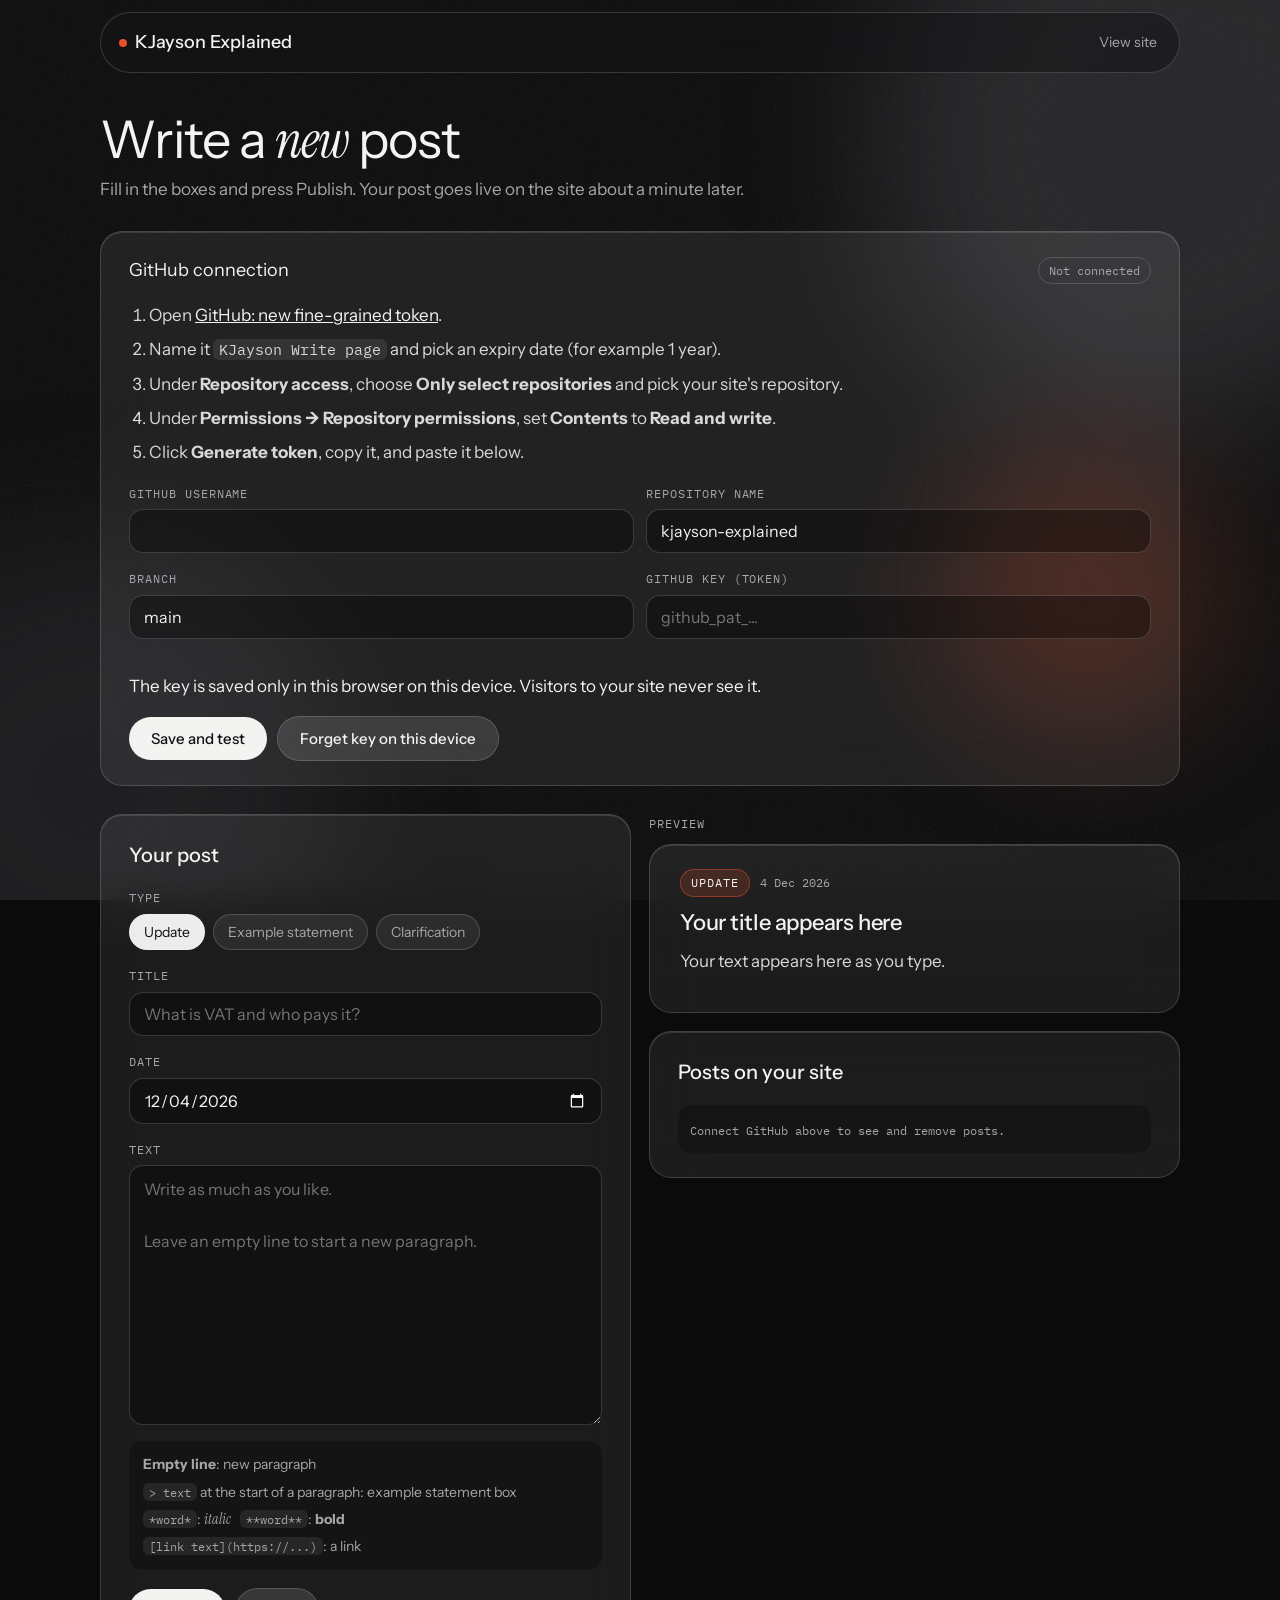
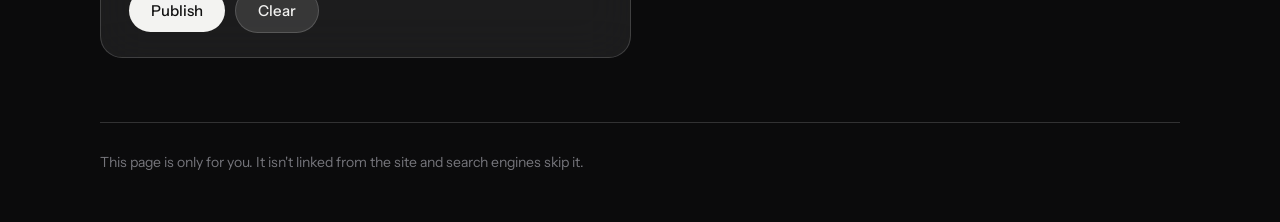
<file: index.html>
<!doctype html>
<html lang="en">
<head>
  <meta charset="utf-8">
  <meta name="viewport" content="width=device-width, initial-scale=1, viewport-fit=cover">
  <title>Write | KJayson Explained</title>
  <meta name="robots" content="noindex, nofollow">
  <meta name="theme-color" content="#0b0b0c">
  <link rel="icon" type="image/png" sizes="32x32" href="favicon-32.png">
  <link rel="preconnect" href="https://fonts.googleapis.com">
  <link rel="preconnect" href="https://fonts.gstatic.com" crossorigin>
  <link rel="stylesheet" href="https://fonts.googleapis.com/css2?family=Instrument+Sans:ital,wght@0,400..600;1,400..600&family=Instrument+Serif:ital@0;1&family=IBM+Plex+Mono:wght@400;500&display=swap">
  <link rel="stylesheet" href="styles.css">
  <style>
    .page-title { margin: 40px 0 6px; font-weight: 400; font-size: clamp(34px, 5vw, 52px); letter-spacing: -.02em; line-height: 1.05; }
    .page-sub { margin: 0; color: var(--muted); max-width: 60ch; }
    .grid { display: grid; grid-template-columns: minmax(0, 1fr) minmax(0, 1fr); gap: 18px; margin-top: 28px; align-items: start; }
    .panel {
      padding: 24px clamp(18px, 3vw, 28px);
      background: var(--glass); border: 1px solid var(--glass-edge); border-radius: var(--radius);
      backdrop-filter: blur(24px) saturate(150%); -webkit-backdrop-filter: blur(24px) saturate(150%);
      box-shadow: inset 0 1px 0 rgba(255,255,255,.12);
    }
    .panel h2 { margin: 0 0 16px; font-weight: 500; font-size: 20px; }
    .field { display: grid; gap: 6px; margin-bottom: 16px; }
    .field label, .field .lbl { font-family: var(--mono); font-size: 12px; letter-spacing: .08em; text-transform: uppercase; color: var(--muted); }
    .field .hint { font-size: 14px; color: var(--faint); margin: 0; }
    .row { display: grid; grid-template-columns: 1fr 1fr; gap: 12px; }
    input[type=text], input[type=password], input[type=date], textarea, select {
      width: 100%; font: 16px var(--sans); color: var(--paper);
      background: rgba(0,0,0,.35); border: 1px solid var(--glass-edge); border-radius: 14px; padding: 11px 14px;
    }
    textarea { min-height: 260px; resize: vertical; line-height: 1.6; }
    input:focus-visible, textarea:focus-visible, select:focus-visible, button:focus-visible, summary:focus-visible { outline: 2px solid var(--paper); outline-offset: 2px; }
    .types { display: flex; flex-wrap: wrap; gap: 8px; }
    .types input { position: absolute; opacity: 0; pointer-events: none; }
    .types label {
      text-transform: none; letter-spacing: 0; font: 14px var(--sans); color: var(--muted);
      padding: 8px 14px; border-radius: 999px; border: 1px solid var(--glass-edge); cursor: pointer; background: var(--glass);
    }
    .types input:checked + label { background: rgba(255,255,255,.92); color: #111; }
    .types input:focus-visible + label { outline: 2px solid var(--paper); outline-offset: 2px; }
    .btn {
      font: 500 15px var(--sans); border: 0; border-radius: 999px; padding: 12px 22px; cursor: pointer;
      background: var(--paper); color: #111;
    }
    .btn.secondary { background: var(--glass-strong); color: var(--paper); border: 1px solid var(--glass-edge); }
    .btn.danger { background: rgba(232,80,44,.2); color: #ffd9cf; border: 1px solid rgba(232,80,44,.5); }
    .btn[disabled] { opacity: .5; cursor: wait; }
    .actions { display: flex; gap: 10px; flex-wrap: wrap; align-items: center; }
    .status { margin: 14px 0 0; padding: 12px 14px; border-radius: 14px; font-size: 15px; }
    .status.ok { background: rgba(80,200,120,.14); border: 1px solid rgba(80,200,120,.4); }
    .status.err { background: rgba(232,80,44,.14); border: 1px solid rgba(232,80,44,.45); }
    .status.info { background: var(--glass); border: 1px solid var(--glass-edge); }
    .status a { color: var(--paper); }
    details.setup { margin-top: 28px; }
    details.setup summary { cursor: pointer; font-size: 18px; list-style: none; display: flex; align-items: center; justify-content: space-between; gap: 12px; }
    details.setup summary::-webkit-details-marker { display: none; }
    .pill { font-family: var(--mono); font-size: 12px; padding: 3px 10px; border-radius: 999px; border: 1px solid var(--glass-edge); color: var(--muted); }
    .pill.on { color: #bff0cf; border-color: rgba(80,200,120,.45); }
    .steps { margin: 16px 0 18px; padding-left: 20px; color: #d8d8da; }
    .steps li { margin-bottom: 6px; }
    .steps a { color: var(--paper); }
    code { font-family: var(--mono); font-size: .88em; background: rgba(255,255,255,.08); padding: 1px 6px; border-radius: 6px; }
    .cheat { margin: 0; padding: 12px 14px; background: rgba(0,0,0,.3); border-radius: 14px; font-size: 14px; color: var(--muted); display: grid; gap: 4px; }
    .preview-label { font-family: var(--mono); font-size: 12px; letter-spacing: .08em; text-transform: uppercase; color: var(--muted); margin: 0 0 10px; }
    .preview .post { margin: 0; }
    .manage { margin-top: 18px; }
    .list { display: grid; gap: 8px; margin: 0; padding: 0; list-style: none; }
    .list li { display: flex; gap: 12px; align-items: center; justify-content: space-between; padding: 10px 12px; border-radius: 14px; background: rgba(0,0,0,.25); }
    .list .t { min-width: 0; }
    .list .t b { display: block; font-weight: 500; overflow-wrap: anywhere; }
    .list .t span { font-family: var(--mono); font-size: 12px; color: var(--muted); }
    .list .btn { padding: 8px 14px; font-size: 14px; flex-shrink: 0; }
    .confirm { display: flex; gap: 8px; flex-shrink: 0; }
    @media (max-width: 860px) { .grid { grid-template-columns: 1fr; } }
    @media (max-width: 480px) { .row { grid-template-columns: 1fr; } }
  </style>
</head>
<body>
  <div class="ambient" aria-hidden="true"><span class="a"></span><span class="b"></span><span class="c"></span></div>
  <div class="grain" aria-hidden="true"></div>

  <div class="wrap">
    <header class="nav">
      <a class="brand" href="./"><i></i><span>KJayson Explained</span></a>
      <nav aria-label="Main"><ul><li><a href="./">View site</a></li></ul></nav>
    </header>

    <main>
      <h1 class="page-title">Write a <em>new</em> post</h1>
      <p class="page-sub">Fill in the boxes and press Publish. Your post goes live on the site about a minute later.</p>

      <!-- One-time setup -->
      <details class="setup panel" id="setup">
        <summary>GitHub connection <span class="pill" id="conn-pill">Not connected</span></summary>
        <ol class="steps">
          <li>Open <a href="https://github.com/settings/personal-access-tokens/new" target="_blank" rel="noopener">GitHub: new fine-grained token</a>.</li>
          <li>Name it <code>KJayson Write page</code> and pick an expiry date (for example 1 year).</li>
          <li>Under <b>Repository access</b>, choose <b>Only select repositories</b> and pick your site's repository.</li>
          <li>Under <b>Permissions → Repository permissions</b>, set <b>Contents</b> to <b>Read and write</b>.</li>
          <li>Click <b>Generate token</b>, copy it, and paste it below.</li>
        </ol>
        <div class="row">
          <div class="field">
            <label for="owner">GitHub username</label>
            <input type="text" id="owner" autocomplete="off" spellcheck="false">
          </div>
          <div class="field">
            <label for="repo">Repository name</label>
            <input type="text" id="repo" autocomplete="off" spellcheck="false">
          </div>
        </div>
        <div class="row">
          <div class="field">
            <label for="branch">Branch</label>
            <input type="text" id="branch" value="main" autocomplete="off" spellcheck="false">
          </div>
          <div class="field">
            <label for="token">GitHub key (token)</label>
            <input type="password" id="token" autocomplete="off" spellcheck="false" placeholder="github_pat_...">
          </div>
        </div>
        <p class="field hint">The key is saved only in this browser on this device. Visitors to your site never see it.</p>
        <div class="actions">
          <button class="btn" type="button" id="save-conn">Save and test</button>
          <button class="btn secondary" type="button" id="forget">Forget key on this device</button>
        </div>
        <div id="conn-status" aria-live="polite"></div>
      </details>

      <div class="grid">
        <!-- Composer -->
        <form class="panel" id="composer" novalidate>
          <h2>Your post</h2>
          <div class="field">
            <span class="lbl" id="type-lbl">Type</span>
            <div class="types" role="radiogroup" aria-labelledby="type-lbl">
              <input type="radio" name="type" id="t-update" value="update" checked><label for="t-update">Update</label>
              <input type="radio" name="type" id="t-example" value="example"><label for="t-example">Example statement</label>
              <input type="radio" name="type" id="t-clar" value="clarification"><label for="t-clar">Clarification</label>
            </div>
          </div>
          <div class="field">
            <label for="title">Title</label>
            <input type="text" id="title" maxlength="140" placeholder="What is VAT and who pays it?">
          </div>
          <div class="field">
            <label for="date">Date</label>
            <input type="date" id="date">
          </div>
          <div class="field">
            <label for="text">Text</label>
            <textarea id="text" placeholder="Write as much as you like.&#10;&#10;Leave an empty line to start a new paragraph."></textarea>
          </div>
          <div class="cheat" aria-label="Formatting help">
            <span><b>Empty line</b>: new paragraph</span>
            <span><code>&gt; text</code> at the start of a paragraph: example statement box</span>
            <span><code>*word*</code>: <em>italic</em> &nbsp; <code>**word**</code>: <strong>bold</strong></span>
            <span><code>[link text](https://...)</code>: a link</span>
          </div>
          <div class="actions" style="margin-top:18px">
            <button class="btn" type="submit" id="publish">Publish</button>
            <button class="btn secondary" type="button" id="clear">Clear</button>
          </div>
          <div id="pub-status" aria-live="polite"></div>
        </form>

        <!-- Live preview -->
        <section class="preview" aria-label="Preview">
          <p class="preview-label">Preview</p>
          <article class="post" id="preview-post" data-type="update">
            <div class="meta"><span class="type" id="pv-type">Update</span><time id="pv-date"></time></div>
            <h3 id="pv-title">Your title appears here</h3>
            <div class="body" id="pv-body"><p>Your text appears here as you type.</p></div>
          </article>

          <div class="panel manage">
            <h2>Posts on your site</h2>
            <ul class="list" id="post-list"><li><span class="t"><span>Connect GitHub above to see and remove posts.</span></span></li></ul>
            <div id="list-status" aria-live="polite"></div>
          </div>
        </section>
      </div>
    </main>

    <footer class="footer">
      <span>This page is only for you. It isn't linked from the site and search engines skip it.</span>
    </footer>
  </div>

<script>
(function () {
  "use strict";
  var LABELS = { update: "Update", example: "Example statement", clarification: "Clarification" };
  var MONTHS = ["Jan","Feb","Mar","Apr","May","June","July","Aug","Sept","Oct","Nov","Dec"];
  var $ = function (id) { return document.getElementById(id); };

  // ---------- storage (this browser only) ----------
  function load(k) { try { return localStorage.getItem("kj_" + k) || ""; } catch (e) { return ""; } }
  function save(k, v) { try { localStorage.setItem("kj_" + k, v); } catch (e) {} }
  function drop(k) { try { localStorage.removeItem("kj_" + k); } catch (e) {} }

  // Guess username and repository from the site address (e.g. name.github.io/kjayson-explained/)
  function guess() {
    var host = location.hostname, parts = location.pathname.split("/").filter(Boolean);
    if (/\.github\.io$/i.test(host)) {
      var owner = host.split(".")[0];
      var repo = parts.length && !/\.html?$/i.test(parts[0]) ? parts[0] : owner + ".github.io";
      return { owner: owner, repo: repo };
    }
    return { owner: "", repo: "kjayson-explained" };
  }
  var g = guess();
  $("owner").value = load("owner") || g.owner;
  $("repo").value = load("repo") || g.repo;
  $("branch").value = load("branch") || "main";
  $("token").value = load("token");

  function cfg() {
    return { owner: $("owner").value.trim(), repo: $("repo").value.trim(), branch: $("branch").value.trim() || "main", token: $("token").value.trim() };
  }
  function setPill(on) { var p = $("conn-pill"); p.textContent = on ? "Connected" : "Not connected"; p.classList.toggle("on", on); }
  function show(el, kind, html) { $(el).innerHTML = html ? '<p class="status ' + kind + '">' + html + "</p>" : ""; }

  // ---------- text helpers ----------
  function esc(s) { return String(s).replace(/&/g, "&amp;").replace(/</g, "&lt;").replace(/>/g, "&gt;").replace(/"/g, "&quot;"); }
  function inline(s) {
    s = esc(s);
    s = s.replace(/\[([^\]]+)\]\((https?:\/\/[^\s)]+)\)/g, '<a href="$2" rel="noopener">$1</a>');
    s = s.replace(/\*\*([^*]+)\*\*/g, "<strong>$1</strong>");
    s = s.replace(/\*([^*]+)\*/g, "<em>$1</em>");
    return s;
  }
  function toHtml(text, indent) {
    indent = indent || "";
    var blocks = text.replace(/\r/g, "").split(/\n\s*\n/).map(function (b) { return b.trim(); }).filter(Boolean);
    return blocks.map(function (b) {
      if (b.charAt(0) === ">") {
        var q = b.split("\n").map(function (l) { return l.replace(/^>\s?/, "").trim(); }).join(" ");
        return indent + "<blockquote>" + inline(q) + "</blockquote>";
      }
      return indent + "<p>" + b.split("\n").map(function (l) { return inline(l.trim()); }).join("<br>") + "</p>";
    }).join("\n");
  }
  function slug(s) {
    return s.toLowerCase().normalize("NFKD").replace(/[̀-ͯ]/g, "").replace(/[^a-z0-9]+/g, "-").replace(/^-+|-+$/g, "").slice(0, 60) || "post";
  }
  function niceDate(iso) { var p = iso.split("-"); return +p[2] + " " + MONTHS[+p[1] - 1] + " " + p[0]; }
  function today() { var d = new Date(); return d.getFullYear() + "-" + String(d.getMonth() + 1).padStart(2, "0") + "-" + String(d.getDate()).padStart(2, "0"); }
  function b64decode(b64) {
    var bin = atob(b64.replace(/\s/g, "")), bytes = new Uint8Array(bin.length);
    for (var i = 0; i < bin.length; i++) bytes[i] = bin.charCodeAt(i);
    return new TextDecoder().decode(bytes);
  }
  function b64encode(str) {
    var bytes = new TextEncoder().encode(str), bin = "";
    for (var i = 0; i < bytes.length; i += 0x8000) bin += String.fromCharCode.apply(null, bytes.subarray(i, i + 0x8000));
    return btoa(bin);
  }

  // ---------- preview ----------
  $("date").value = today();
  function type() { return document.querySelector('input[name="type"]:checked').value; }
  function preview() {
    var t = type();
    $("preview-post").dataset.type = t;
    $("pv-type").textContent = LABELS[t];
    var d = $("date").value || today();
    $("pv-date").textContent = niceDate(d);
    $("pv-title").textContent = $("title").value.trim() || "Your title appears here";
    var body = $("text").value.trim();
    $("pv-body").innerHTML = body ? toHtml(body) : "<p>Your text appears here as you type.</p>";
  }
  ["title", "date", "text"].forEach(function (id) { $(id).addEventListener("input", preview); });
  document.querySelectorAll('input[name="type"]').forEach(function (r) { r.addEventListener("change", preview); });
  preview();

  // Keep an unsent draft in this browser
  ["title", "text"].forEach(function (id) {
    var v = load("draft_" + id); if (v) $(id).value = v;
    $(id).addEventListener("input", function () { save("draft_" + id, $(id).value); });
  });
  preview();

  // ---------- GitHub API ----------
  function api(path, opts) {
    var c = cfg();
    opts = opts || {};
    return fetch("https://api.github.com/repos/" + encodeURIComponent(c.owner) + "/" + encodeURIComponent(c.repo) + path, {
      method: opts.method || "GET",
      cache: "no-store",
      headers: {
        "Accept": "application/vnd.github+json",
        "Authorization": "Bearer " + c.token,
        "X-GitHub-Api-Version": "2022-11-28",
        "Content-Type": "application/json"
      },
      body: opts.body ? JSON.stringify(opts.body) : undefined
    }).then(function (r) {
      return r.text().then(function (t) {
        var data = t ? JSON.parse(t) : {};
        if (!r.ok) { var e = new Error(data.message || ("GitHub said " + r.status)); e.status = r.status; throw e; }
        return data;
      });
    });
  }
  function explain(e) {
    var c = cfg();
    if (e.status === 401) return "GitHub refused the key. It may be mistyped or expired. Create a new one using the steps above.";
    if (e.status === 403) return "The key doesn't have permission to change files. Set <b>Contents</b> to <b>Read and write</b> for this repository.";
    if (e.status === 404) return "Couldn't find <code>index.html</code> in <b>" + esc(c.owner) + "/" + esc(c.repo) + "</b> on branch <b>" + esc(c.branch) + "</b>. Check the username, repository and branch names.";
    if (e.status === 409 || e.status === 422) return "The site changed while you were writing. Press the button again.";
    if (e instanceof TypeError) return "Couldn't reach GitHub. Check your internet connection and try again.";
    return esc(e.message);
  }
  function getFile(name) {
    return api("/contents/" + name + "?ref=" + encodeURIComponent(cfg().branch)).then(function (d) {
      return { sha: d.sha, text: b64decode(d.content) };
    });
  }
  function putFile(name, text, sha, message) {
    return api("/contents/" + name, { method: "PUT", body: { message: message, content: b64encode(text), sha: sha, branch: cfg().branch } });
  }

  // ---------- read posts from index.html ----------
  function parsePosts(html) {
    var re = /<article class="post" id="([^"]+)" data-type="([^"]+)">[\s\S]*?<time datetime="([^"]+)">[\s\S]*?<h3><a[^>]*>([\s\S]*?)<\/a><\/h3>/g, m, out = [];
    while ((m = re.exec(html))) {
      var tmp = document.createElement("div"); tmp.innerHTML = m[4];
      out.push({ id: m[1], type: m[2], date: m[3], title: tmp.textContent });
    }
    return out;
  }
  function recount(html) {
    var posts = parsePosts(html);
    var n = function (t) { return posts.filter(function (p) { return !t || p.type === t; }).length; };
    return html
      .replace(/(<dd id="count-all">)\d*(<\/dd>)/, "$1" + n() + "$2")
      .replace(/(<dd id="count-example">)\d*(<\/dd>)/, "$1" + n("example") + "$2")
      .replace(/(<dd id="count-clarification">)\d*(<\/dd>)/, "$1" + n("clarification") + "$2");
  }
  function siteBase(html) {
    var m = html.match(/"@id":\s*"([^"]*?)\/#kjayson"/);
    return m ? m[1] : "";
  }

  function renderList(html) {
    var list = $("post-list"), posts = parsePosts(html);
    list.innerHTML = "";
    if (!posts.length) { list.innerHTML = '<li><span class="t"><span>No posts yet.</span></span></li>'; return; }
    posts.forEach(function (p) {
      var li = document.createElement("li");
      li.innerHTML = '<span class="t"><b></b><span></span></span>';
      li.querySelector("b").textContent = p.title;
      li.querySelector(".t span").textContent = LABELS[p.type] + " · " + niceDate(p.date);
      var del = document.createElement("button");
      del.type = "button"; del.className = "btn secondary"; del.textContent = "Remove";
      del.addEventListener("click", function () {
        var box = document.createElement("span"); box.className = "confirm";
        var yes = document.createElement("button"); yes.type = "button"; yes.className = "btn danger"; yes.textContent = "Yes, remove";
        var no = document.createElement("button"); no.type = "button"; no.className = "btn secondary"; no.textContent = "Keep";
        no.addEventListener("click", function () { box.replaceWith(del); });
        yes.addEventListener("click", function () { removePost(p, yes); });
        box.append(yes, no); del.replaceWith(box);
      });
      li.appendChild(del);
      list.appendChild(li);
    });
  }
  function refreshList() {
    if (!cfg().token) return Promise.resolve();
    return getFile("index.html").then(function (f) { renderList(f.text); setPill(true); return f; });
  }

  // ---------- connect ----------
  $("save-conn").addEventListener("click", function () {
    var c = cfg();
    if (!c.owner || !c.repo || !c.token) { show("conn-status", "err", "Fill in the username, repository and key first."); return; }
    save("owner", c.owner); save("repo", c.repo); save("branch", c.branch); save("token", c.token);
    show("conn-status", "info", "Checking…");
    refreshList().then(function () {
      show("conn-status", "ok", "Connected to <b>" + esc(c.owner) + "/" + esc(c.repo) + "</b>. You can publish now.");
      $("setup").open = false;
    }).catch(function (e) { setPill(false); show("conn-status", "err", explain(e)); });
  });
  $("forget").addEventListener("click", function () {
    drop("token"); $("token").value = ""; setPill(false);
    show("conn-status", "info", "The key was removed from this browser.");
  });
  if (cfg().token) {
    refreshList().catch(function (e) { setPill(false); $("setup").open = true; show("conn-status", "err", explain(e)); });
  } else {
    $("setup").open = true;
  }

  // ---------- publish ----------
  $("clear").addEventListener("click", function () {
    $("title").value = ""; $("text").value = ""; drop("draft_title"); drop("draft_text"); $("date").value = today();
    show("pub-status", "", ""); preview();
  });

  $("composer").addEventListener("submit", function (ev) {
    ev.preventDefault();
    var title = $("title").value.trim(), text = $("text").value.trim(), date = $("date").value || today(), t = type();
    if (!cfg().token) { $("setup").open = true; show("pub-status", "err", "Connect GitHub first (the box at the top)."); return; }
    if (!title) { show("pub-status", "err", "Add a title before publishing."); $("title").focus(); return; }
    if (!text) { show("pub-status", "err", "Add some text before publishing."); $("text").focus(); return; }

    var btn = $("publish"); btn.disabled = true; btn.textContent = "Publishing…";
    show("pub-status", "info", "Saving your post to GitHub…");

    getFile("index.html").then(function (f) {
      var html = f.text, id = slug(title), n = 2;
      while (html.indexOf('id="' + id + '"') !== -1) id = slug(title) + "-" + n++;

      var article =
        '\n\n          <article class="post" id="' + id + '" data-type="' + t + '">\n' +
        '            <div class="meta"><span class="type">' + LABELS[t] + '</span><time datetime="' + date + '">' + niceDate(date) + '</time></div>\n' +
        '            <h3><a href="#' + id + '">' + esc(title) + '</a></h3>\n' +
        '            <div class="body">\n' + toHtml(text, "              ") + '\n            </div>\n' +
        '          </article>';

      var marker = html.indexOf("HOW TO ADD A POST");
      var end = marker === -1 ? -1 : html.indexOf("-->", marker);
      if (end === -1) {
        var feed = html.indexOf('<div class="feed">');
        if (feed === -1) throw new Error("Couldn't find the posts list in index.html.");
        end = feed + '<div class="feed">'.length - 3;
      }
      html = html.slice(0, end + 3) + article + html.slice(end + 3);

      // Add the post to Google's structured data
      var base = siteBase(html);
      var entry = '\n          { "@type": "BlogPosting", "headline": ' + JSON.stringify(title) + ', "datePublished": "' + date + '", "url": "' + base + '/#' + id + '", "author": { "@id": "' + base + '/#kjayson" } },';
      html = html.replace(/("blogPost":\s*\[)(\s*)(\S)/, function (m0, open, ws, next) {
        return open + (next === "]" ? entry.slice(0, -1) : entry) + ws + next;
      });
      html = recount(html);

      return putFile("index.html", html, f.sha, "Add post: " + title).then(function () {
        return getFile("sitemap.xml").then(function (s) {
          var updated = s.text.replace(/<lastmod>[^<]*<\/lastmod>/, "<lastmod>" + date + "</lastmod>");
          return updated === s.text ? null : putFile("sitemap.xml", updated, s.sha, "Update sitemap date");
        }).catch(function () { return null; });
      }).then(function () { return id; });
    }).then(function (id) {
      show("pub-status", "ok", "Published. It will appear on <a href=\"./#" + id + "\">your site</a> in about a minute. Refresh the site if you don't see it yet.");
      $("title").value = ""; $("text").value = ""; drop("draft_title"); drop("draft_text"); preview();
      return refreshList();
    }).catch(function (e) {
      show("pub-status", "err", explain(e) + " Your text is still here, so nothing is lost.");
    }).then(function () { btn.disabled = false; btn.textContent = "Publish"; });
  });

  // ---------- remove ----------
  function removePost(p, btn) {
    btn.disabled = true; btn.textContent = "Removing…";
    getFile("index.html").then(function (f) {
      var html = f.text;
      var art = new RegExp('\\n[ \\t]*<article class="post" id="' + p.id.replace(/[-]/g, "\\-") + '"[\\s\\S]*?<\\/article>');
      html = html.replace(art, "");
      var ld = new RegExp('\\n[ \\t]*\\{ "@type": "BlogPosting"[^\\n]*?/#' + p.id.replace(/[-]/g, "\\-") + '"[^\\n]*');
      html = html.replace(ld, "");
      html = html.replace(/\},(\s*\]\s*\}\s*\]\s*\})/, "}$1"); // no trailing comma before ]
      html = recount(html);
      return putFile("index.html", html, f.sha, "Remove post: " + p.title);
    }).then(function () {
      show("list-status", "ok", "Removed “" + esc(p.title) + "”. The site updates in about a minute.");
      return refreshList();
    }).catch(function (e) {
      show("list-status", "err", explain(e));
      btn.disabled = false; btn.textContent = "Yes, remove";
    });
  }
})();
</script>
</body>
</html>
</file>
<file: styles.css>
/* KJayson Explained — main stylesheet */

:root {
  color-scheme: dark;
  --ink: #0b0b0c;
  --paper: #f3f3f1;
  --paper-ink: #151515;
  --paper-muted: #5f5f5f;
  --muted: #a6a6aa;
  --faint: #75757b;
  --glass: rgba(255, 255, 255, 0.07);
  --glass-strong: rgba(255, 255, 255, 0.12);
  --glass-edge: rgba(255, 255, 255, 0.16);
  --dot: #e8502c;
  --sans: "Instrument Sans", "Helvetica Neue", Arial, sans-serif;
  --serif: "Instrument Serif", Georgia, "Times New Roman", serif;
  --mono: "IBM Plex Mono", ui-monospace, Menlo, Consolas, monospace;
  --radius: 22px;
}

*, *::before, *::after { box-sizing: border-box; }

html { background: var(--ink); scroll-behavior: smooth; }
@media (prefers-reduced-motion: reduce) { html { scroll-behavior: auto; } }

body {
  margin: 0;
  background: var(--ink);
  color: var(--paper);
  font: 17px/1.65 var(--sans);
  padding-inline: 16px;
  -webkit-font-smoothing: antialiased;
  overflow-x: hidden;
}

img { max-width: 100%; display: block; }
a { color: inherit; }

/* Italics: a true italic face, used for meaning rather than decoration.
   <em>  = stress emphasis (the headline word "details")
   <dfn> = a term being defined in a post
   <cite>= a title of a work
   .poem / blockquote = a different voice, styled with CSS */
em, dfn, cite { font-family: var(--serif); font-style: italic; font-weight: 400; }
dfn { color: var(--paper); font-size: 1.08em; }

.skip {
  position: absolute; left: 16px; top: -60px; z-index: 50;
  background: var(--paper); color: var(--ink); padding: 8px 14px; border-radius: 999px;
}
.skip:focus { top: 12px; }
.sr-only { position: absolute; width: 1px; height: 1px; overflow: hidden; clip: rect(0 0 0 0); white-space: nowrap; }

/* ambient light behind the glass */
.ambient { position: fixed; inset: 0; z-index: 0; pointer-events: none; overflow: hidden; }
.ambient span { position: absolute; border-radius: 50%; filter: blur(70px); opacity: .55; }
.ambient .a { width: 46vmax; height: 46vmax; background: #3a3a3e; top: -12vmax; right: -14vmax; }
.ambient .b { width: 38vmax; height: 38vmax; background: #26262a; bottom: -10vmax; left: -12vmax; }
.ambient .c { width: 22vmax; height: 22vmax; background: #6a2e1f; top: 50%; right: 4%; opacity: .45; }
.grain {
  position: fixed; inset: 0; z-index: 0; pointer-events: none; opacity: .09;
  background-image: url("data:image/svg+xml;utf8,<svg xmlns='http://www.w3.org/2000/svg' width='160' height='160'><filter id='n'><feTurbulence type='fractalNoise' baseFrequency='.9' numOctaves='2' stitchTiles='stitch'/></filter><rect width='100%' height='100%' filter='url(%23n)'/></svg>");
}

.wrap { max-width: 1080px; margin: 0 auto; position: relative; z-index: 1; }

/* glass navigation */
.nav {
  position: sticky; top: calc(env(safe-area-inset-top, 0px) + 12px); z-index: 10;
  margin-top: 12px;
  display: flex; align-items: center; justify-content: space-between; gap: 12px;
  padding: 10px 10px 10px 18px;
  background: rgba(20, 20, 22, .55);
  border: 1px solid var(--glass-edge);
  border-radius: 999px;
  backdrop-filter: blur(22px) saturate(160%);
  -webkit-backdrop-filter: blur(22px) saturate(160%);
}
.brand { font-size: 18px; font-weight: 500; letter-spacing: -.01em; display: flex; align-items: center; gap: 8px; text-decoration: none; }
.brand i { width: 8px; height: 8px; border-radius: 50%; background: var(--dot); display: inline-block; }
.nav ul { display: flex; gap: 2px; margin: 0; padding: 0; list-style: none; }
.nav a:not(.brand) { color: var(--muted); text-decoration: none; font-size: 14px; padding: 8px 12px; border-radius: 999px; display: block; }
.nav a:not(.brand):hover, .nav a:not(.brand):focus-visible { color: var(--paper); background: var(--glass-strong); outline: none; }
.brand:focus-visible { outline: 2px solid var(--paper); outline-offset: 4px; border-radius: 6px; }

/* hero */
.hero {
  position: relative; margin-top: 18px;
  border-radius: 28px; overflow: hidden;
  padding: clamp(52px, 9vw, 116px) clamp(22px, 5vw, 64px);
  background: #000 url("hero-bg.jpg") center 30% / cover no-repeat;
  background-image: image-set(url("hero-bg.webp") type("image/webp"), url("hero-bg.jpg") type("image/jpeg"));
  display: grid; grid-template-columns: 1fr auto; gap: 24px; align-items: end;
}
.hero::after { content: ""; position: absolute; inset: 0; background: linear-gradient(180deg, rgba(0,0,0,.2), rgba(0,0,0,.72)); }
.hero > * { position: relative; z-index: 1; }
.hero h1 {
  margin: 0; font-weight: 400;
  font-size: clamp(40px, 7vw, 84px); line-height: 1.02; letter-spacing: -.03em;
  max-width: 12ch; text-wrap: balance;
}
.hero h1 em { font-size: 1.12em; letter-spacing: -.01em; }
.hero .sub { margin: 22px 0 0; max-width: 44ch; color: #cfcfd2; font-size: clamp(16px, 1.6vw, 19px); }
.hero .tag-line { font-family: var(--mono); font-size: 13px; display: flex; align-items: center; gap: 8px; white-space: nowrap; margin: 0; }
.hero .tag-line i { width: 8px; height: 8px; border-radius: 50%; background: var(--dot); }

/* about */
.profile {
  margin-top: 18px;
  display: grid; grid-template-columns: auto 1fr; gap: clamp(22px, 5vw, 56px); align-items: center;
  padding: clamp(24px, 4.5vw, 48px);
  background: var(--paper); color: var(--paper-ink);
  border-radius: 28px;
}
.avatar {
  width: clamp(112px, 16vw, 168px); height: auto; aspect-ratio: 1; object-fit: cover;
  border-radius: 50%;
  box-shadow: 0 0 0 4px var(--paper), 0 0 0 5px #cfcfcc;
}
.label { font-family: var(--mono); font-size: 12px; letter-spacing: .12em; text-transform: uppercase; color: var(--paper-muted); margin: 0; }
.profile h2 { margin: 4px 0 16px; font-weight: 400; font-size: clamp(30px, 4vw, 44px); letter-spacing: -.02em; line-height: 1.1; }
.poem {
  margin: 0; font-family: var(--serif); font-style: italic;
  font-size: clamp(22px, 2.6vw, 30px); line-height: 1.32; color: var(--paper-ink);
}
.poem span { display: block; }
.poem span:nth-child(even) { padding-left: 1.2em; color: #444; }
.stats { display: flex; gap: 28px; margin: 26px 0 0; flex-wrap: wrap; padding: 0; }
.stats div { font-family: var(--mono); font-size: 12px; color: var(--paper-muted); letter-spacing: .06em; text-transform: uppercase; }
.stats dd { margin: 0; font-family: var(--sans); font-size: 26px; color: var(--paper-ink); letter-spacing: 0; font-variant-numeric: tabular-nums; }
.stats dt { order: 2; }
.stats div { display: flex; flex-direction: column; }

/* posts */
.feed-head { margin-top: 64px; display: flex; flex-wrap: wrap; gap: 16px; align-items: end; justify-content: space-between; }
.feed-head h2 { margin: 0; font-weight: 400; font-size: 30px; letter-spacing: -.015em; }
.feed-head p { margin: 4px 0 0; color: var(--muted); font-size: 15px; }
.tools { display: flex; gap: 10px; flex-wrap: wrap; align-items: center; }
.seg {
  display: flex; gap: 2px; padding: 4px;
  background: var(--glass); border: 1px solid var(--glass-edge); border-radius: 999px;
  backdrop-filter: blur(18px); -webkit-backdrop-filter: blur(18px);
  overflow-x: auto; max-width: 100%;
}
.seg button { font: 14px var(--sans); color: var(--muted); background: none; border: 0; padding: 8px 14px; border-radius: 999px; cursor: pointer; white-space: nowrap; }
.seg button[aria-pressed="true"] { background: rgba(255,255,255,.92); color: #111; }
.seg button:focus-visible, .search:focus-visible, .more:focus-visible { outline: 2px solid var(--paper); outline-offset: 2px; }
.search {
  font: 15px var(--sans); color: var(--paper);
  background: var(--glass); border: 1px solid var(--glass-edge); border-radius: 999px;
  padding: 10px 16px; width: 220px; max-width: 100%;
  backdrop-filter: blur(18px); -webkit-backdrop-filter: blur(18px);
}
.search::placeholder { color: var(--faint); }

.feed { margin-top: 22px; display: grid; gap: 14px; }
.post {
  padding: 24px clamp(18px, 3vw, 30px);
  background: var(--glass);
  border: 1px solid var(--glass-edge);
  border-radius: var(--radius);
  backdrop-filter: blur(24px) saturate(150%);
  -webkit-backdrop-filter: blur(24px) saturate(150%);
  box-shadow: inset 0 1px 0 rgba(255,255,255,.12);
  scroll-margin-top: 96px;
}
.post:target { border-color: rgba(232,80,44,.6); }
.meta { display: flex; align-items: center; gap: 10px; flex-wrap: wrap; font-family: var(--mono); font-size: 12px; color: var(--muted); }
.type { letter-spacing: .08em; text-transform: uppercase; padding: 3px 10px; border-radius: 999px; border: 1px solid var(--glass-edge); color: var(--paper); }
.post[data-type="update"] .type { background: rgba(232,80,44,.18); border-color: rgba(232,80,44,.45); }
.post[data-type="example"] .type { background: rgba(255,255,255,.1); }
.post h3 { margin: 12px 0 10px; font-weight: 500; font-size: 22px; line-height: 1.3; letter-spacing: -.01em; text-wrap: balance; }
.post h3 a { text-decoration: none; }
.post h3 a:hover { text-decoration: underline; text-underline-offset: 4px; text-decoration-thickness: 1px; }
.body { color: #d8d8da; max-width: 66ch; }
.body p { margin: 0 0 12px; }
.body blockquote {
  margin: 6px 0 16px; padding: 16px 20px;
  background: rgba(255,255,255,.06); border-radius: 14px;
  font-family: var(--serif); font-style: italic; font-size: 1.22em; line-height: 1.45; color: var(--paper);
}
.post.collapsed .body { max-height: 8em; overflow: hidden; -webkit-mask-image: linear-gradient(#000 55%, transparent); mask-image: linear-gradient(#000 55%, transparent); }
.more { margin-top: 8px; font: 14px var(--sans); color: var(--paper); background: var(--glass-strong); border: 1px solid var(--glass-edge); padding: 7px 14px; border-radius: 999px; cursor: pointer; }
.empty { color: var(--muted); padding: 24px 0; margin: 0; }

.footer { margin-top: 64px; padding: 28px 0 48px; border-top: 1px solid var(--glass-edge); display: flex; flex-wrap: wrap; gap: 12px; justify-content: space-between; color: var(--faint); font-size: 14px; }
.footer em { color: var(--muted); }

@media (max-width: 720px) {
  .hero { grid-template-columns: 1fr; }
  .profile { grid-template-columns: 1fr; justify-items: start; }
  .search, .tools { width: 100%; }
  .nav a:not(.brand) { padding: 8px 10px; }
}
@media (prefers-reduced-motion: no-preference) {
  .post { transition: background .2s, border-color .2s; }
  .post:hover { background: rgba(255,255,255,.09); }
}
</file>
